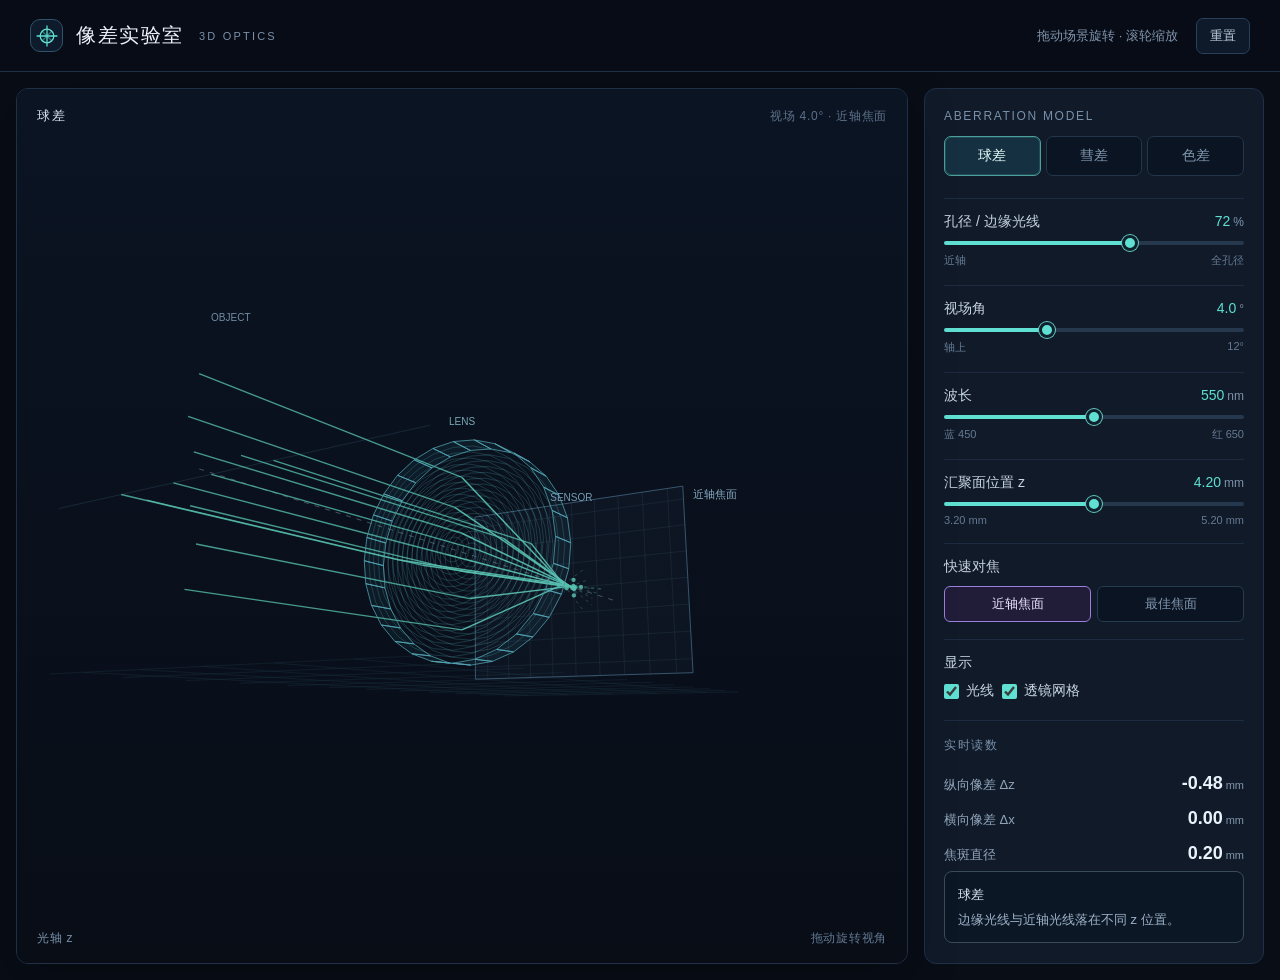
<file: index.html>
<!doctype html>
<html lang="zh-CN">
<head>
  <meta charset="UTF-8">
  <meta name="viewport" content="width=device-width, initial-scale=1">
  <title>像差实验室 · 3D 光学设计</title>
  <meta name="description" content="通过可旋转的三维光学模型，直观观察球差、彗差与色差。">
  <link rel="icon" type="image/svg+xml" href="data:image/svg+xml,%3Csvg xmlns='http://www.w3.org/2000/svg' viewBox='0 0 40 40'%3E%3Crect width='40' height='40' rx='12' fill='%230b1220'/%3E%3Ccircle cx='20' cy='20' r='10' fill='none' stroke='%235fe0d2' stroke-width='2'/%3E%3Cpath d='M4 20h32M20 4v32' stroke='%23f1b85b' stroke-width='1.5'/%3E%3C/svg%3E">
  <style>
    :root{font-family:Inter,"Noto Sans SC","Microsoft YaHei",sans-serif;color:#eef4fb;background:#080d16;font-synthesis:none;--bg:#080d16;--panel:#101a29;--panel2:#0c1421;--line:#203047;--muted:#8fa3bb;--teal:#5fe0d2;--amber:#f1b85b;--violet:#bb9cff;--red:#ff758e}
    *{box-sizing:border-box}
    html,body{margin:0;min-height:100%;background:var(--bg)}
    body{font-size:16px;overflow-x:hidden}
    button,input{font:inherit}
    button{cursor:pointer;color:inherit}
    button:focus-visible,input:focus-visible{outline:2px solid var(--teal);outline-offset:3px}
    .app{min-height:100vh;display:flex;flex-direction:column}
    header{height:72px;display:flex;align-items:center;justify-content:space-between;padding:0 30px;border-bottom:1px solid var(--line);background:rgba(8,13,22,.92);position:relative;z-index:2}
    .brand{display:flex;align-items:center;gap:13px}
    .brand-mark{width:33px;height:33px;border:1px solid #31526a;border-radius:10px;display:grid;place-items:center;background:#0d1b2c}
    .brand-mark svg{width:24px;height:24px;fill:none;stroke:var(--teal);stroke-width:1.6}
    h1{font-size:20px;letter-spacing:.08em;font-weight:650;margin:0}
    .brand small{font-size:11px;letter-spacing:.2em;color:#7c91aa;margin-left:2px}
    .header-right{display:flex;align-items:center;gap:18px;color:#7f95ae;font-size:13px}
    .reset{border:1px solid #29405b;border-radius:7px;padding:8px 13px;background:#0e1a2a;color:#b9c9da;font-size:13px}
    .reset:hover{border-color:#4d7893;background:#13243a}
    .layout{display:grid;grid-template-columns:minmax(0,1fr) 340px;gap:16px;flex:1;padding:16px;min-height:0}
    .stage{position:relative;min-height:calc(100vh - 104px);border:1px solid var(--line);border-radius:12px;overflow:hidden;background:#090f1b;box-shadow:0 15px 50px rgba(0,0,0,.22)}
    #scene{display:block;width:100%;height:100%;min-height:520px;touch-action:none;cursor:grab}
    #scene.dragging{cursor:grabbing}
    .stage-top,.stage-bottom{position:absolute;left:20px;right:20px;display:flex;align-items:center;justify-content:space-between;pointer-events:none;color:#7890a9;font-size:12px;letter-spacing:.06em}
    .stage-top{top:18px}.stage-bottom{bottom:16px}
    .stage-top strong{font-size:13px;font-weight:600;color:#d7e4f2;letter-spacing:.12em}
    .stage-top span:last-child{color:#5d718a}
    .stage-bottom span:last-child{color:#637a94}
    .panel{border:1px solid var(--line);border-radius:12px;background:var(--panel);padding:20px 19px;display:flex;flex-direction:column;min-width:0}
    .panel-title{font-size:12px;color:#7890a9;letter-spacing:.14em;margin:0 0 13px}
    .mode-tabs{display:grid;grid-template-columns:repeat(3,1fr);gap:5px;margin-bottom:22px}
    .mode-tabs button{border:1px solid #24364c;background:#0b1422;border-radius:7px;padding:10px 4px;color:#8298b0;font-size:14px}
    .mode-tabs button:hover{border-color:#3d6278;color:#c7d8e7}
    .mode-tabs button.active{background:#153040;border-color:#4c9f9b;color:#e6fffb;box-shadow:inset 0 0 0 1px rgba(95,224,210,.16)}
    .control{padding:14px 0 17px;border-top:1px solid #1c2b40}
    .control:first-of-type{border-top:0;padding-top:0}
    .control-head{display:flex;justify-content:space-between;align-items:baseline;margin-bottom:10px}
    .control label{font-size:14px;color:#c7d4e1}
    .value{font-size:14px;color:var(--teal);font-variant-numeric:tabular-nums}
    .value em{font-style:normal;color:#7e94ad;font-size:12px;margin-left:3px}
    input[type=range]{appearance:none;width:100%;height:4px;border-radius:5px;background:#25384e;display:block;margin:8px 0 8px;--fill:50%;background:linear-gradient(90deg,var(--teal) 0 var(--fill),#25384e var(--fill) 100%)}
    input[type=range]::-webkit-slider-thumb{appearance:none;width:16px;height:16px;border-radius:50%;background:var(--teal);border:3px solid #10212e;box-shadow:0 0 0 1px #66c9c0}
    input[type=range]::-moz-range-thumb{width:11px;height:11px;border-radius:50%;background:var(--teal);border:3px solid #10212e;box-shadow:0 0 0 1px #66c9c0}
    .range-labels{display:flex;justify-content:space-between;font-size:11px;color:#657a92}
    .focus-row{display:grid;grid-template-columns:1fr 1fr;gap:6px}
    .focus-row button{border:1px solid #263a50;background:#0b1422;border-radius:6px;color:#8298b0;padding:8px 4px;font-size:13px}
    .focus-row button.active{border-color:#9b7fde;color:#e9e2ff;background:#211c38}
    .switches{display:flex;flex-wrap:wrap;gap:8px}
    .switch{display:flex;align-items:center;gap:7px;color:#98abc0;font-size:13px}
    .switch input{accent-color:var(--teal);width:15px;height:15px;margin:0}
    .metrics{border-top:1px solid #1c2b40;margin-top:3px;padding-top:16px}
    .metrics h2{font-size:12px;color:#7890a9;letter-spacing:.14em;margin:0 0 12px;font-weight:500}
    .metric{display:flex;align-items:baseline;justify-content:space-between;padding:7px 0}
    .metric span:first-child{font-size:13px;color:#91a5ba}
    .metric strong{font-size:18px;color:#e8f2fb;font-variant-numeric:tabular-nums;font-weight:600}
    .metric strong small{font-size:11px;color:#8398ae;margin-left:3px;font-weight:400}
    .insight{margin-top:auto;border:1px solid #29415b;border-radius:8px;padding:12px 13px;background:#0c1726;color:#9db2c7;font-size:13px;line-height:1.65}
    .insight b{color:#d8e9f5;font-weight:600;display:block;margin-bottom:3px}
    .insight[data-mode=spherical]{border-color:#3a4d57}.insight[data-mode=coma]{border-color:#514463}.insight[data-mode=chromatic]{border-color:#56473b}
    @media(max-width:900px){
      header{padding:0 18px}.header-right>span{display:none}
      .layout{grid-template-columns:1fr;padding:10px}.stage{min-height:62vh}#scene{min-height:430px}.panel{padding:18px}
      .insight{margin-top:16px}
    }
    @media(max-width:520px){
      header{height:62px}.brand small{display:none}h1{font-size:18px}.layout{padding:8px;gap:8px}.stage{min-height:55vh;border-radius:9px}#scene{min-height:340px}
      .stage-top,.stage-bottom{left:12px;right:12px;font-size:11px}.stage-top{top:13px}.stage-bottom{bottom:12px}.panel{border-radius:9px;padding:16px}.mode-tabs{margin-bottom:17px}
    }
    @media(prefers-reduced-motion:reduce){*{scroll-behavior:auto!important}}
  </style>
</head>
<body>
<div class="app">
  <header>
    <div class="brand">
      <span class="brand-mark" aria-hidden="true"><svg viewBox="0 0 30 30"><circle cx="15" cy="15" r="8.5"/><path d="M2 15h26M15 2v26"/><path d="M8.5 8.5l13 13M21.5 8.5l-13 13" opacity=".45"/></svg></span>
      <h1>像差实验室</h1><small>3D OPTICS</small>
    </div>
    <div class="header-right"><span>拖动场景旋转 · 滚轮缩放</span><button class="reset" id="reset" type="button">重置</button></div>
  </header>
  <main class="layout">
    <section class="stage" aria-label="三维像差演示">
      <canvas id="scene" aria-label="可旋转的三维光线与透镜模型"></canvas>
      <div class="stage-top"><strong id="scene-mode">球差</strong><span id="scene-state">近轴光线 · 当前焦面</span></div>
      <div class="stage-bottom"><span>光轴 z</span><span id="scene-help">拖动旋转视角</span></div>
    </section>
    <aside class="panel" aria-label="像差参数">
      <p class="panel-title">ABERRATION MODEL</p>
      <div class="mode-tabs" role="tablist" aria-label="选择像差类型">
        <button class="active" type="button" data-mode="spherical" role="tab" aria-selected="true">球差</button>
        <button type="button" data-mode="coma" role="tab" aria-selected="false">彗差</button>
        <button type="button" data-mode="chromatic" role="tab" aria-selected="false">色差</button>
      </div>
      <div class="control">
        <div class="control-head"><label for="aperture">孔径 / 边缘光线</label><span class="value" id="aperture-value">72<em>%</em></span></div>
        <input id="aperture" type="range" min="25" max="100" value="72" step="1">
        <div class="range-labels"><span>近轴</span><span>全孔径</span></div>
      </div>
      <div class="control">
        <div class="control-head"><label for="field">视场角</label><span class="value" id="field-value">4.0<em>°</em></span></div>
        <input id="field" type="range" min="0" max="12" value="4" step=".1">
        <div class="range-labels"><span>轴上</span><span>12°</span></div>
      </div>
      <div class="control">
        <div class="control-head"><label for="wavelength">波长</label><span class="value" id="wavelength-value">550<em>nm</em></span></div>
        <input id="wavelength" type="range" min="450" max="650" value="550" step="1">
        <div class="range-labels"><span>蓝 450</span><span>红 650</span></div>
      </div>
      <div class="control">
        <div class="control-head"><label for="focus-position">汇聚面位置 z</label><span class="value" id="focus-value">4.20<em>mm</em></span></div>
        <input id="focus-position" type="range" min="3.20" max="5.20" value="4.20" step=".05">
        <div class="range-labels"><span>3.20 mm</span><span>5.20 mm</span></div>
      </div>
      <div class="control">
        <div class="control-head"><label>快速对焦</label></div>
        <div class="focus-row">
          <button type="button" data-focus="paraxial" class="active">近轴焦面</button>
          <button type="button" data-focus="best">最佳焦面</button>
        </div>
      </div>
      <div class="control">
        <div class="control-head"><label>显示</label></div>
        <div class="switches">
          <label class="switch"><input id="show-rays" type="checkbox" checked> 光线</label>
          <label class="switch"><input id="show-mesh" type="checkbox" checked> 透镜网格</label>
        </div>
      </div>
      <div class="metrics" aria-live="polite">
        <h2>实时读数</h2>
        <div class="metric"><span>纵向像差 Δz</span><strong id="metric-z">—<small>mm</small></strong></div>
        <div class="metric"><span>横向像差 Δx</span><strong id="metric-x">—<small>mm</small></strong></div>
        <div class="metric"><span>焦斑直径</span><strong id="metric-spot">—<small>mm</small></strong></div>
      </div>
      <div class="insight" id="insight" data-mode="spherical"><b id="insight-title">球差</b><span id="insight-copy">边缘光线与近轴光线落在不同 z 位置。</span></div>
    </aside>
  </main>
</div>
<script>
(() => {
  "use strict";
  const canvas = document.getElementById("scene");
  const ctx = canvas.getContext("2d");
  const TAU = Math.PI * 2;
  const state = {mode:"spherical", aperture:.72, field:4, wavelength:550, focus:"paraxial", focusZ:4.2, showRays:true, showMesh:true, yaw:-.56, pitch:.20, zoom:1};
  const colors = {teal:"#5fe0d2", amber:"#f1b85b", violet:"#bb9cff", red:"#ff758e", blue:"#66a7ff", glass:"#61c9d2"};
  let dpr = 1, w = 0, h = 0, dragging = false, lastX = 0, lastY = 0;
  const $ = id => document.getElementById(id);
  const clamp = (v,a,b) => Math.max(a,Math.min(b,v));
  const fmt = (v,n=2) => Number(v).toFixed(n);
  const modeNames = {spherical:"球差", coma:"彗差", chromatic:"色差"};
  function resize(){
    const r = canvas.getBoundingClientRect(); dpr = Math.min(2,window.devicePixelRatio||1);
    w = Math.max(1, r.width); h = Math.max(1,r.height); canvas.width = Math.round(w*dpr); canvas.height = Math.round(h*dpr); ctx.setTransform(dpr,0,0,dpr,0,0); draw();
  }
  function project(p){
    const cy=Math.cos(state.yaw), sy=Math.sin(state.yaw), cp=Math.cos(state.pitch), sp=Math.sin(state.pitch);
    const x1=p.x*cy-p.z*sy, z1=p.x*sy+p.z*cy, y1=p.y*cp-z1*sp, z2=p.y*sp+z1*cp;
    const depth=13+z2, scale=(Math.min(w,h)*.105*state.zoom)/Math.max(3,depth);
    return {x:w*.5+x1*scale*9,y:h*.53-y1*scale*9,depth};
  }
  function line3(a,b,color,width=1,alpha=1,dash=[]){
    const p=project(a),q=project(b); ctx.save();ctx.globalAlpha=alpha;ctx.strokeStyle=color;ctx.lineWidth=width;ctx.setLineDash(dash);ctx.beginPath();ctx.moveTo(p.x,p.y);ctx.lineTo(q.x,q.y);ctx.stroke();ctx.restore();
  }
  function poly3(points,fill,stroke,alpha=1){
    if(!points.length)return;ctx.save();ctx.globalAlpha=alpha;ctx.beginPath();const p0=project(points[0]);ctx.moveTo(p0.x,p0.y);for(let i=1;i<points.length;i++){const p=project(points[i]);ctx.lineTo(p.x,p.y)}ctx.closePath();if(fill){ctx.fillStyle=fill;ctx.fill()}if(stroke){ctx.strokeStyle=stroke;ctx.stroke()}ctx.restore();
  }
  function text3(text,p,color="#8ea6be",size=11,align="center"){
    const q=project(p);ctx.save();ctx.fillStyle=color;ctx.font=size+"px Inter,'Noto Sans SC',sans-serif";ctx.textAlign=align;ctx.textBaseline="middle";ctx.fillText(text,q.x,q.y);ctx.restore();
  }
  function lensSurface(){
    const seg=28, front=[], back=[];
    for(let i=0;i<=seg;i++){const a=TAU*i/seg;const x=Math.cos(a)*1.75,y=Math.sin(a)*1.75;front.push({x,y,z:-.26});back.push({x,y,z:.26})}
    for(let i=0;i<seg;i++){const a=front[i],b=front[i+1],c=back[i+1],d=back[i];poly3([a,b,c,d],"rgba(73,187,202,.08)","#4f9baa",.8)}
    if(!state.showMesh)return;
    for(let j=1;j<18;j++){const r=1.75*j/18;const f=[],b=[];for(let i=0;i<=seg;i++){const a=TAU*i/seg;f.push({x:Math.cos(a)*r,y:Math.sin(a)*r,z:-.26});b.push({x:Math.cos(a)*r,y:Math.sin(a)*r,z:.26})}for(let i=0;i<seg;i++){line3(f[i],f[i+1],colors.glass,.55,.38);line3(b[i],b[i+1],colors.glass,.55,.38)}}
    for(let i=0;i<seg;i++){line3(front[i],back[i],colors.glass,.55,.4)}
  }
  function drawGrid(){
    for(let z=-5;z<=6;z+=1)line3({x:-2.65,y:-2.05,z},{x:2.65,y:-2.05,z},"#1b3243",.65,.62);
    for(let x=-2;x<=2;x+=1)line3({x,y:-2.05,z:-5},{x,y:-2.05,z:6},"#1b3243",.65,.62);
    line3({x:0,y:0,z:-5.2},{x:0,y:0,z:6.4},"#8aa0b4",.8,.58,[5,6]);
    line3({x:-2.8,y:0,z:-5},{x:2.8,y:0,z:-5},"#274154",.7,.7);
  }
  function drawFocalPlane(z){
    const corners=[{x:-2.3,y:-1.75,z},{x:2.3,y:-1.75,z},{x:2.3,y:1.75,z},{x:-2.3,y:1.75,z}];
    poly3(corners,"rgba(107,151,193,.045)","#3c5d75",.9);
    for(let x=-2;x<=2;x+=.5)line3({x,y:-1.75,z},{x,y:1.75,z},"#45657b",.45,.4);
    for(let y=-1.5;y<=1.5;y+=.5)line3({x:-2.3,y,z},{x:2.3,y,z},"#45657b",.45,.4);
    text3(state.focus==="best"?"最佳焦面":"近轴焦面",{x:2.48,y:1.55,z},"#86a7c2",11,"left");
  }
  function wavelengthColor(wl){
    if(wl<=500){const t=(wl-450)/50;return "rgb("+Math.round(102-30*t)+","+Math.round(165+50*t)+",255)"}
    if(wl<=580){const t=(wl-500)/80;return "rgb("+Math.round(72+25*t)+","+Math.round(215-35*t)+","+Math.round(255-130*t)+")"}
    const t=(wl-580)/70;return "rgb(255,"+Math.round(180-90*t)+","+Math.round(105-75*t)+")";
  }
  function aberrationFor(r,wl){
    const ap=state.aperture, field=state.field*Math.PI/180;
    if(state.mode==="spherical")return {x:0,y:0,z:4.2-.92*ap*ap*r*r};
    if(state.mode==="coma")return {x:.95*Math.tan(field)*(.32+.68*r*r),y:.12*Math.sin(TAU*r)*r,z:4.2-.08*ap*ap*r};
    return {x:0,y:0,z:4.2-(wl-550)*.0042};
  }
  function focalPlane(){
    if(state.focus==="manual")return state.focusZ;
    if(state.focus==="paraxial")return 4.2;
    if(state.mode==="spherical")return 4.2-.46*state.aperture*state.aperture;
    if(state.mode==="chromatic")return 4.2-(state.wavelength-550)*.0042;
    return 4.2;
  }
  function rayBundle(){
    const rays=[]; const rings=state.mode==="chromatic"?[.45,1]:[.25,.62,1];
    const n=4; const wavelengths=state.mode==="chromatic"?[450,550,650]:[state.wavelength];
    wavelengths.forEach(wl=>rings.forEach((r,ri)=>{
      const rr=r*state.aperture; for(let i=0;i<n;i++){const a=TAU*i/n+(ri%2)*.18;const hit={x:rr*Math.cos(a)*1.7,y:rr*Math.sin(a)*1.7,z:0};const f=aberrationFor(r,wl);const target={x:f.x,y:f.y,z:f.z};const beyond={x:target.x+(target.x-hit.x)*.35,y:target.y+(target.y-hit.y)*.35,z:target.z+.95};const sensorT=(focalPlane())/target.z;const sensor={x:hit.x+(target.x-hit.x)*sensorT,y:hit.y+(target.y-hit.y)*sensorT,z:focalPlane()};rays.push({wl,r,hit,target,beyond,sensor,color:wavelengthColor(wl)})}
    })); return rays;
  }
  function drawRays(){
    if(!state.showRays)return; const rays=rayBundle();
    const field=state.field*Math.PI/180;
    rays.forEach(ray=>{const start={x:ray.hit.x-Math.tan(field)*5,y:ray.hit.y,z:-5};line3(start,ray.hit,ray.color,1.35,.78);line3(ray.hit,ray.target,ray.color,1.45,.92);line3(ray.target,ray.beyond,ray.color,.9,.34,[3,4])});
    rays.forEach(ray=>{const p=project(ray.sensor);ctx.save();ctx.fillStyle=ray.color;ctx.globalAlpha=.83;ctx.beginPath();ctx.arc(p.x,p.y,2.15,0,TAU);ctx.fill();ctx.restore()});
  }
  function draw(){
    if(!w||!h)return; const g=ctx.createLinearGradient(0,0,0,h);g.addColorStop(0,"#0b1423");g.addColorStop(1,"#080d16");ctx.fillStyle=g;ctx.fillRect(0,0,w,h);
    drawGrid(); drawFocalPlane(focalPlane()); drawRays(); lensSurface();
    text3("LENS",{x:0,y:2.15,z:0},"#78a9b4",10); text3("OBJECT",{x:0,y:1.85,z:-4.9},"#728ca3",10); text3("SENSOR",{x:0,y:1.85,z:focalPlane()},"#789bb7",10);
    updateReadout();
  }
  function updateReadout(){
    const ap=state.aperture, field=state.field, z=state.mode==="spherical"?-.92*ap*ap:state.mode==="chromatic"?-(state.wavelength-550)*.0042:-.08*ap*ap;
    const x=state.mode==="coma"?.52*Math.tan(field*Math.PI/180)*ap*ap:0;
    const spot=state.mode==="spherical"?Math.abs(z)*.42:state.mode==="coma"?Math.abs(x)*.7:Math.abs((state.wavelength-550)*.0042)*.46;
    $("metric-z").innerHTML=fmt(z,2)+"<small>mm</small>";$("metric-x").innerHTML=fmt(x,2)+"<small>mm</small>";$("metric-spot").innerHTML=fmt(spot,2)+"<small>mm</small>";
    $("aperture-value").innerHTML=Math.round(ap*100)+"<em>%</em>";$("field-value").innerHTML=fmt(field,1)+"<em>°</em>";$("wavelength-value").innerHTML=Math.round(state.wavelength)+"<em>nm</em>";
    $("scene-mode").textContent=modeNames[state.mode];$("scene-state").textContent="视场 "+fmt(state.field,1)+"° · "+(state.focus==="best"?"最佳焦面":state.focus==="manual"?"可移动汇聚面":"近轴焦面");$("focus-value").innerHTML=fmt(focalPlane(),2)+"<em>mm</em>";
  }
  function syncRange(input,value,min,max){input.value=value;input.style.setProperty("--fill",((value-min)/(max-min)*100)+"%")}
  function syncUI(){
    syncRange($("aperture"),state.aperture*100,25,100);syncRange($("field"),state.field,0,12);syncRange($("wavelength"),state.wavelength,450,650);syncRange($("focus-position"),focalPlane(),3.2,5.2);
    document.querySelectorAll("[data-mode]").forEach(b=>{const on=b.dataset.mode===state.mode;b.classList.toggle("active",on);b.setAttribute("aria-selected",String(on))});
    document.querySelectorAll("[data-focus]").forEach(b=>b.classList.toggle("active",b.dataset.focus===state.focus));
    $("show-rays").checked=state.showRays;$("show-mesh").checked=state.showMesh;draw();
  }
  document.querySelectorAll("[data-mode]").forEach(b=>b.addEventListener("click",()=>{state.mode=b.dataset.mode;syncUI();setInsight()}));
  document.querySelectorAll("[data-focus]").forEach(b=>b.addEventListener("click",()=>{state.focus=b.dataset.focus;syncUI()}));
  $("aperture").addEventListener("input",e=>{state.aperture=Number(e.target.value)/100;e.target.style.setProperty("--fill",e.target.value+"%");draw()});
  $("field").addEventListener("input",e=>{state.field=Number(e.target.value);e.target.style.setProperty("--fill",(state.field/12*100)+"%");draw()});
  $("wavelength").addEventListener("input",e=>{state.wavelength=Number(e.target.value);e.target.style.setProperty("--fill",((state.wavelength-450)/200*100)+"%");draw()});
  $("focus-position").addEventListener("input",e=>{state.focus="manual";state.focusZ=Number(e.target.value);e.target.style.setProperty("--fill",((state.focusZ-3.2)/2*100)+"%");syncUI()});
  $("show-rays").addEventListener("change",e=>{state.showRays=e.target.checked;draw()});
  $("show-mesh").addEventListener("change",e=>{state.showMesh=e.target.checked;draw()});
  $("reset").addEventListener("click",()=>{Object.assign(state,{mode:"spherical",aperture:.72,field:4,wavelength:550,focus:"paraxial",focusZ:4.2,showRays:true,showMesh:true,yaw:-.56,pitch:.20,zoom:1});syncUI();setInsight()});
  canvas.addEventListener("pointerdown",e=>{dragging=true;lastX=e.clientX;lastY=e.clientY;canvas.classList.add("dragging");canvas.setPointerCapture(e.pointerId)});
  canvas.addEventListener("pointermove",e=>{if(!dragging)return;state.yaw+=(e.clientX-lastX)*.009;state.pitch=clamp(state.pitch+(e.clientY-lastY)*.009,-.9,.9);lastX=e.clientX;lastY=e.clientY;draw()});
  canvas.addEventListener("pointerup",()=>{dragging=false;canvas.classList.remove("dragging")});
  canvas.addEventListener("pointercancel",()=>{dragging=false;canvas.classList.remove("dragging")});
  canvas.addEventListener("wheel",e=>{e.preventDefault();state.zoom=clamp(state.zoom*(e.deltaY>0?.92:1.08),.62,1.65);draw()},{passive:false});
  window.addEventListener("resize",resize);
  const copy={spherical:["球差","边缘光线与近轴光线落在不同 z 位置。"],coma:["彗差","离轴点成像后，光斑拖成彗星形。"],chromatic:["色差","不同波长的焦点沿光轴分离。"]};
  function setInsight(){ $("insight").dataset.mode=state.mode;$("insight-title").textContent=copy[state.mode][0];$("insight-copy").textContent=copy[state.mode][1]; }
  const modelContext=document.modelContext;
  if(modelContext&&modelContext.registerTool){
    const result=()=>({model:state.mode,parameters:{aperture:state.aperture,field:state.field,wavelength:state.wavelength,focus:state.focus,focusZ:focalPlane()},readings:{longitudinalAberration:state.mode==="spherical"?-.92*state.aperture*state.aperture:state.mode==="chromatic"?-(state.wavelength-550)*.0042:-.08*state.aperture*state.aperture}});
    try{modelContext.registerTool({name:"get_aberration_experiment",title:"读取像差实验",description:"读取当前三维像差模型的参数与读数。",inputSchema:{type:"object",properties:{},additionalProperties:false},annotations:{readOnlyHint:true},execute:result});}catch(e){}
    try{modelContext.registerTool({name:"configure_aberration_experiment",title:"调节像差实验",description:"切换像差模型并设置孔径、视场角、波长与汇聚面位置。",inputSchema:{type:"object",properties:{model:{enum:["spherical","coma","chromatic"]},aperture:{type:"number",minimum:.25,maximum:1},field:{type:"number",minimum:0,maximum:12},wavelength:{type:"number",minimum:450,maximum:650},focus:{enum:["paraxial","best","manual"]},focusZ:{type:"number",minimum:3.2,maximum:5.2}},required:["model"],additionalProperties:false},annotations:{readOnlyHint:false},execute:input=>{if(!input||!["spherical","coma","chromatic"].includes(input.model))throw new Error("Invalid model");Object.assign(state,input);syncUI();return result()}});}catch(e){}
  }
  syncUI(); setInsight(); resize();
})();
</script>
</body>
</html>
</file>
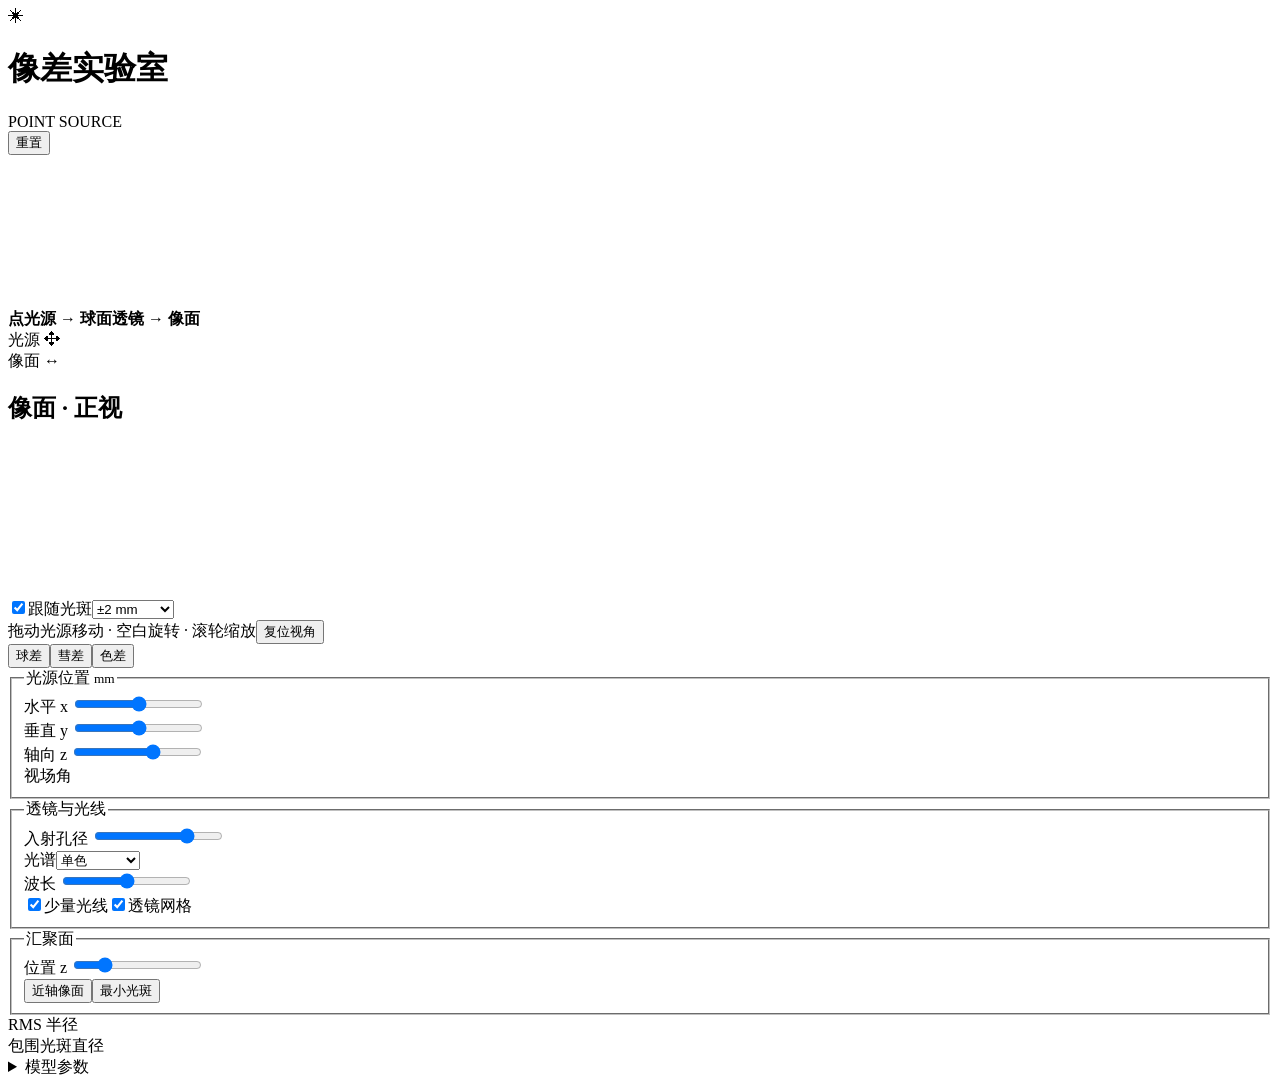
<file: src/page.html>
<!doctype html>
<html lang="zh-CN">
<head>
<meta charset="utf-8"><meta name="viewport" content="width=device-width,initial-scale=1">
<meta name="description" content="移动点光源，追迹双凸透镜的真实折射，在二维像面观察球差、彗差与色差。">
<title>像差实验室 · 点光源追迹</title>
<link rel="icon" type="image/svg+xml" href="data:image/svg+xml,%3Csvg xmlns='http://www.w3.org/2000/svg' viewBox='0 0 40 40'%3E%3Crect width='40' height='40' rx='12' fill='%230b1220'/%3E%3Ccircle cx='20' cy='20' r='10' fill='none' stroke='%235fe0d2' stroke-width='2'/%3E%3Cpath d='M4 20h32M20 4v32' stroke='%23f1b85b' stroke-width='1.5'/%3E%3C/svg%3E">
<style>/* STYLES */</style>
</head>
<body>
<header><div class="brand"><span class="mark">✳</span><h1>像差实验室</h1><span class="small">POINT SOURCE</span></div><button id="reset" type="button">重置</button></header>
<main>
  <section class="stage" aria-label="三维光源与透镜">
    <canvas id="scene" tabindex="0" aria-label="三维光路。拖动黄色光源移动，拖动空白旋转，滚轮缩放。也可使用右侧坐标滑块。"></canvas>
    <div class="stage-top"><strong>点光源 → 球面透镜 → 像面</strong><span id="scene-state"></span></div>
    <div id="source-handle" class="drag-tag source-tag" role="button" tabindex="0" aria-label="移动点光源，方向键改变 x 和 y，PageUp 和 PageDown 改变 z">光源 <span>✥</span></div>
    <div id="sensor-handle" class="drag-tag sensor-tag" role="button" tabindex="0" aria-label="移动像面，左右方向键改变位置">像面 <span>↔</span></div>
    <section class="spot-window" aria-label="二维像面小窗">
      <div class="spot-heading"><h2>像面 · 正视</h2><span id="spot-z"></span></div>
      <canvas id="spot" aria-label="光线与当前像面交点的二维散点图"></canvas>
      <div class="spot-options"><label><input id="follow-spot" type="checkbox" checked>跟随光斑</label><select id="spot-scale" aria-label="二维小窗的半宽"><option value="0.1">±0.1 mm</option><option value="0.25">±0.25 mm</option><option value="0.5">±0.5 mm</option><option value="1.5">±1.5 mm</option><option value="2" selected>±2 mm</option><option value="10">±10 mm</option><option value="40">±40 mm</option></select></div>
      <div class="spot-meta"><span id="spot-center"></span><span id="spot-clipped"></span></div>
    </section>
    <div class="stage-bottom"><span>拖动光源移动 · 空白旋转 · 滚轮缩放</span><button id="view-reset" type="button">复位视角</button></div>
  </section>
  <aside class="panel" aria-label="实验参数">
    <div class="presets" role="group" aria-label="像差观察预设"><button data-mode="spherical" type="button">球差</button><button data-mode="coma" type="button">彗差</button><button data-mode="chromatic" type="button">色差</button></div>
    <fieldset><legend>光源位置 <small>mm</small></legend>
      <div class="control"><label for="source-x">水平 x <output id="source-x-value"></output></label><input id="source-x" type="range" min="-25" max="25" step=".1" value="0"></div>
      <div class="control"><label for="source-y">垂直 y <output id="source-y-value"></output></label><input id="source-y" type="range" min="-25" max="25" step=".1" value="0"></div>
      <div class="control"><label for="source-z">轴向 z <output id="source-z-value"></output></label><input id="source-z" type="range" min="-160" max="-42" step=".1" value="-85"></div>
      <div class="derived"><span>视场角</span><span id="field-value"></span></div>
    </fieldset>
    <fieldset><legend>透镜与光线</legend>
      <div class="control"><label for="aperture">入射孔径 <output id="aperture-value"></output></label><input id="aperture" type="range" min="2" max="10" step=".1" value="8"></div>
      <div class="spectrum"><label for="spectrum">光谱</label><select id="spectrum"><option value="mono">单色</option><option value="rgb">蓝 / 绿 / 红</option></select></div>
      <div class="control" id="wavelength-control"><label for="wavelength">波长 <output id="wavelength-value"></output></label><input id="wavelength" type="range" min="450" max="650" step="1" value="550"></div>
      <div class="checks"><label><input id="show-rays" type="checkbox" checked>少量光线</label><label><input id="show-mesh" type="checkbox" checked>透镜网格</label></div>
    </fieldset>
    <fieldset><legend>汇聚面</legend>
      <div class="control"><label for="focus-position">位置 z <output id="focus-value"></output></label><input id="focus-position" type="range" min="8" max="160" step=".01" value="40"></div>
      <div class="focus-buttons"><button type="button" id="paraxial">近轴像面</button><button type="button" id="best-focus">最小光斑</button></div>
    </fieldset>
    <div class="readings" aria-live="polite"><div><span>RMS 半径</span><strong id="rms-value"></strong></div><div><span>包围光斑直径</span><strong id="diameter-value"></strong></div></div>
    <details><summary>模型参数</summary><p>N-BK7 双凸透镜；R₁ = +28 mm，R₂ = −28 mm，中心厚度 6 mm。逐面按斯涅尔定律折射，包含材料色散与口径遮挡。几何光斑，不含衍射。</p><p>像面 z 从透镜中心量起。预设改变实验条件，像差由同一透镜自然产生。</p><a href="https://www.schott.com/shop/advanced-optics/en/Optical-Glass/N-BK7/c/glass-N-BK7" target="_blank" rel="noopener">N-BK7 材料数据 ↗</a></details>
  </aside>
</main>
<script>/* ENGINE */</script>
<script>/* APP */</script>
</body></html>
</file>
